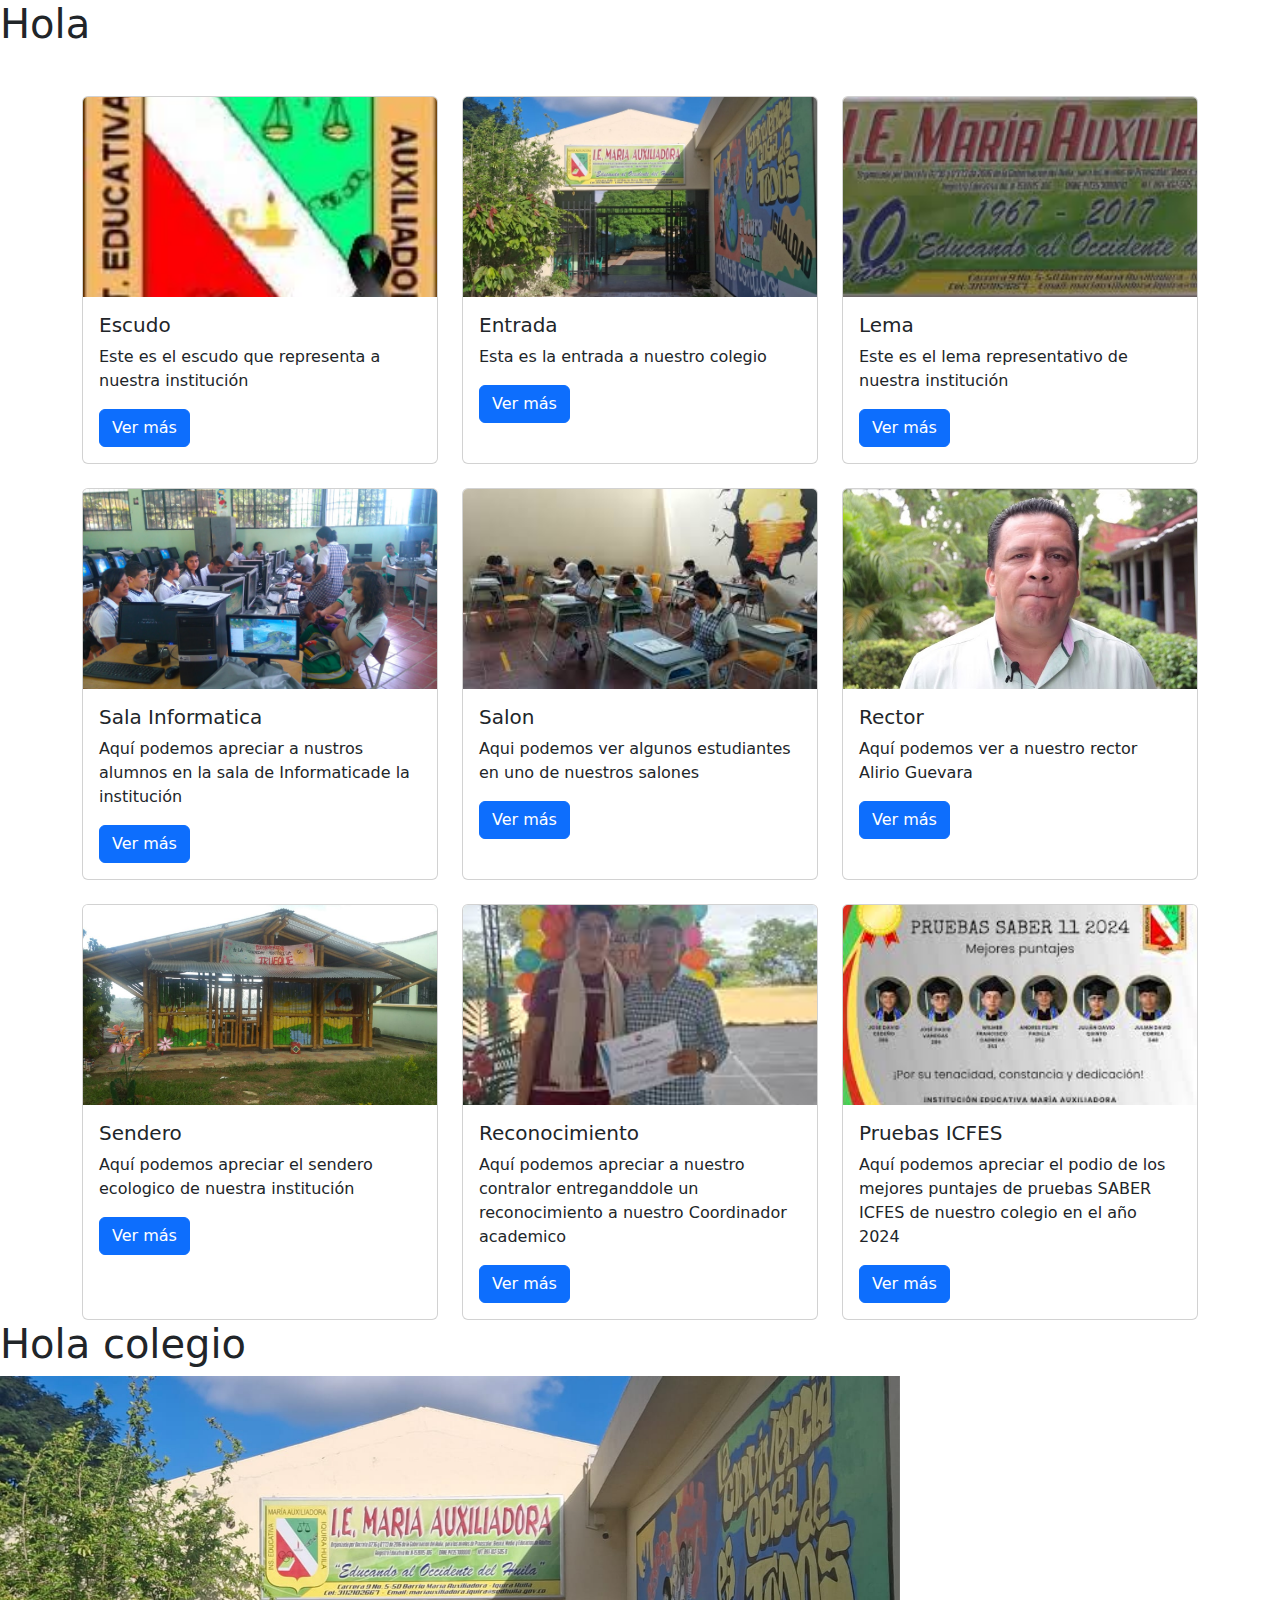
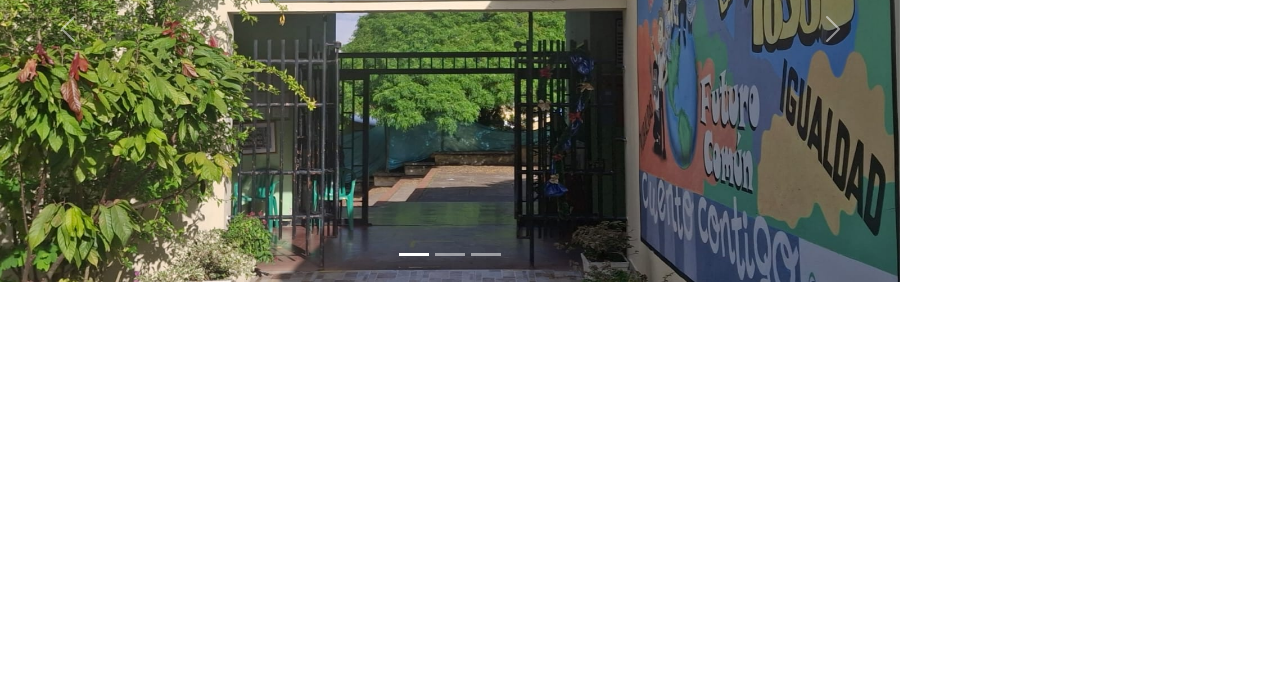
<file: index.html>
<!DOCTYPE html>
<html lang="en">
<head>
    <meta charset="UTF-8">
    <meta name="viewport" content="width=device-width, initial-scale=1.0">
    <title>Document</title>
    <link rel="stylesheet" href="./assets/css/bootstrap.css">
</head>
<body>
    <h1>Hola</h1>
    <link rel="stylesheet" href="./assets/js/bootstrap.js">
    <div class="container mt-5">
    <div class="row row-cols-1 row-cols-md-3 g-4">
      <!-- Card 1 -->
      <div class="col">
        <div class="card h-100">
          <img src="./assets/imagenes/escudo.jpg" class="card-img-top" alt="..."  style="height: 200px; object-fit: cover;">
          <div class="card-body">
            <h5 class="card-title">Escudo</h5>
            <p class="card-text">Este es el escudo que representa a nuestra institución</p>
            <a href="#" class="btn btn-primary">Ver más</a>
          </div>
        </div>
      </div>

      <!-- Card 2 -->
      <div class="col">
        <div class="card h-100">
          <img src="./assets/imagenes/entrada.jpeg" class="card-img-top" alt="..." style="height: 200px; object-fit: cover;">
          <div class="card-body">
            <h5 class="card-title">Entrada</h5>
            <p class="card-text">Esta es la entrada a nuestro colegio</p>
            <a href="#" class="btn btn-primary">Ver más</a>
          </div>
        </div>
      </div>

      <!-- Card 3 -->
      <div class="col">
        <div class="card h-100">
          <img src="./assets/imagenes/lema.jpg" class="card-img-top" alt="..." style="height: 200px; object-fit: cover;">
          <div class="card-body">
            <h5 class="card-title">Lema</h5>
            <p class="card-text">Este es el lema representativo de nuestra institución</p>
            <a href="#" class="btn btn-primary">Ver más</a>
          </div>
        </div>
      </div>

      <!-- Card 4 -->
      <div class="col">
        <div class="card h-100">
          <img src="./assets/imagenes/salai.JPG" class="card-img-top" alt="..." style="height: 200px; object-fit: cover;">
          <div class="card-body">
            <h5 class="card-title">Sala Informatica</h5>
            <p class="card-text">Aquí podemos apreciar a nustros alumnos en la sala de Informaticade la institución</p>
            <a href="#" class="btn btn-primary">Ver más</a>
          </div>
        </div>
      </div>

      <!-- Card 5 -->
      <div class="col">
        <div class="card h-100">
          <img src="./assets/imagenes/salon.jpg" class="card-img-top" alt="..." style="height: 200px; object-fit: cover;">
          <div class="card-body">
            <h5 class="card-title">Salon</h5>
            <p class="card-text">Aqui podemos ver algunos estudiantes en uno de nuestros salones</p>
            <a href="#" class="btn btn-primary">Ver más</a>
          </div>
        </div>
      </div>

      <!-- Card 6 -->
      <div class="col">
        <div class="card h-100">
          <img src="./assets/imagenes/rector.jpg" class="card-img-top" alt="..." style="height: 200px; object-fit: cover;">
          <div class="card-body">
            <h5 class="card-title">Rector</h5>
            <p class="card-text">Aquí podemos ver a nuestro rector Alirio Guevara</p>
            <a href="#" class="btn btn-primary">Ver más</a>
          </div>
        </div>
      </div>

      <!-- Card 7 -->
      <div class="col">
        <div class="card h-100">
          <img src="./assets/imagenes/sendero.jpeg" class="card-img-top" alt="..." style="height: 200px; object-fit: cover;">
          <div class="card-body">
            <h5 class="card-title">Sendero</h5>
            <p class="card-text">Aquí podemos apreciar el sendero ecologico de nuestra institución</p>
            <a href="#" class="btn btn-primary">Ver más</a>
          </div>
        </div>
      </div>

      <!-- Card 8 -->
      <div class="col">
        <div class="card h-100">
          <img src="./assets/imagenes/cordinador.jpg" class="card-img-top" alt="..." style="height: 200px; object-fit: cover;">
          <div class="card-body">
            <h5 class="card-title">Reconocimiento</h5>
            <p class="card-text">Aquí podemos apreciar a nuestro contralor entreganddole un reconocimiento a nuestro Coordinador academico</p>
            <a href="#" class="btn btn-primary">Ver más</a>
          </div>
        </div>
      </div>

      <!-- Card 9 -->
      <div class="col">
        <div class="card h-100">
          <img src="./assets/imagenes/icfes.jpg" class="card-img-top" alt="..." style="height: 200px; object-fit: cover;">
          <div class="card-body">
            <h5 class="card-title">Pruebas ICFES</h5>
            <p class="card-text">Aquí podemos apreciar el podio de los mejores puntajes de pruebas SABER ICFES de nuestro colegio en el año 2024</p>
            <a href="#" class="btn btn-primary">Ver más</a>
          </div>
        </div>
      </div>
    </div>
  </div>
</body>
</html>
  <head>
    <meta charset="UTF-8" />
    <meta name="viewport" content="width=device-width, initial-scale=1.0" />
    <title>pagina colegio</title>
    <link rel="stylesheet" href="assets/css/bootstrap.css" />
    <link rel="stylesheet" href="assets/css/index.css" />
  </head>
  <body>
    <h1>Hola colegio</h1>

    <div class="contenedorsito">
      <div id="carouselExampleIndicators" class="carousel slide">
        <div class="carousel-indicators">
          <button
            type="button"
            data-bs-target="#carouselExampleIndicators"
            data-bs-slide-to="0"
            class="active"
            aria-current="true"
            aria-label="Slide 1"
          ></button>
          <button
            type="button"
            data-bs-target="#carouselExampleIndicators"
            data-bs-slide-to="1"
            aria-label="Slide 2"
          ></button>
          <button
            type="button"
            data-bs-target="#carouselExampleIndicators"
            data-bs-slide-to="2"
            aria-label="Slide 3"
          ></button>
        </div>
        <div class="carousel-inner">
          <div class="carousel-item active">
            <img src="assets/img/img01.jpeg" class="d-block w-100" alt="..." />
          </div>
          <div class="carousel-item">
            <img src="assets/img/img01.jpeg" class="d-block w-100" alt="..." />
          </div>
          <div class="carousel-item">
            <img src="assets/img/img01.jpeg" class="d-block w-100" alt="..." />
          </div>
        </div>
        <button
          class="carousel-control-prev"
          type="button"
          data-bs-target="#carouselExampleIndicators"
          data-bs-slide="prev"
        >
          <span class="carousel-control-prev-icon" aria-hidden="true"></span>
          <span class="visually-hidden">Previous</span>
        </button>
        <button
          class="carousel-control-next"
          type="button"
          data-bs-target="#carouselExampleIndicators"
          data-bs-slide="next"
        >
          <span class="carousel-control-next-icon" aria-hidden="true"></span>
          <span class="visually-hidden">Next</span>
        </button>
      </div>
    </div>

    <script src="assets/js/bootstrap.js"></script>
  </body>
</html>
</file>
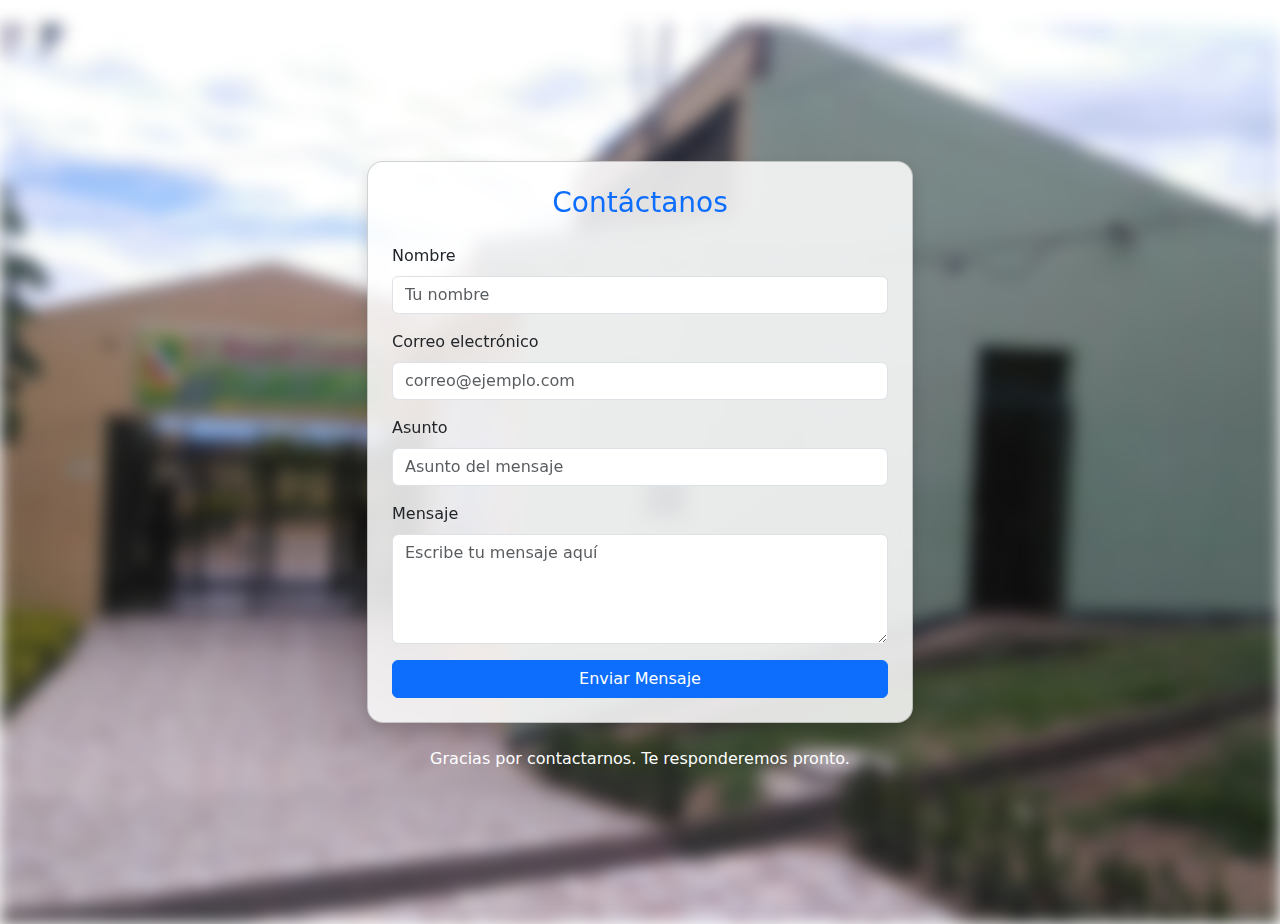
<file: contactanos.html>
<!DOCTYPE html>
<html lang="es">
<head>
  <meta charset="UTF-8">
  <meta name="viewport" content="width=device-width, initial-scale=1">
  <title>Contacto con Fondo Difuminado</title>
  <link href="https://cdn.jsdelivr.net/npm/bootstrap@5.3.3/dist/css/bootstrap.min.css" rel="stylesheet">

  
</head>
<style>
    body, html {
      height: 100%;
      margin: 0;
    }

    .background-image {
      background-image: url('./WhatsApp\ Image\ 2017-10-17\ at\ 10.51.24\ AM.jpeg');
      background-size: cover;
      background-position: center;
      filter: blur(8px);
      position: absolute;
      width: 100%;
      height: 100%;
      z-index: -1;
    }

    .overlay {
      position: relative;
      z-index: 1;
    }

    .card {
      background-color: rgba(255, 255, 255, 0.85); /* Blanco translúcido */
      backdrop-filter: blur(4px);
      border-radius: 1rem;
    }
  </style>
<body>

  <div class="background-image"></div> <!-- Imagen difuminada de fondo -->

  <div class="overlay d-flex align-items-center justify-content-center min-vh-100 mt-4">
    <div class="container">
      <div class="row justify-content-center">
        <div class="col-md-8 col-lg-6">
          <div class="card shadow p-4">
            <h3 class="text-center text-primary mb-4">Contáctanos</h3>
            <form>
              <div class="mb-3">
                <label for="nombre" class="form-label">Nombre</label>
                <input type="text" class="form-control" id="nombre" placeholder="Tu nombre" required>
              </div>
              <div class="mb-3">
                <label for="correo" class="form-label">Correo electrónico</label>
                <input type="email" class="form-control" id="correo" placeholder="correo@ejemplo.com" required>
              </div>
              <div class="mb-3">
                <label for="asunto" class="form-label">Asunto</label>
                <input type="text" class="form-control" id="asunto" placeholder="Asunto del mensaje">
              </div>
              <div class="mb-3">
                <label for="mensaje" class="form-label">Mensaje</label>
                <textarea class="form-control" id="mensaje" rows="4" placeholder="Escribe tu mensaje aquí" required></textarea>
              </div>
              <div class="d-grid">
                <button type="submit" class="btn btn-primary">Enviar Mensaje</button>
              </div>
            </form>
          </div>
          <p class="text-center text-white mt-4">Gracias por contactarnos. Te responderemos pronto.</p>
        </div>
      </div>
    </div>
  </div>

  <script src="https://cdn.jsdelivr.net/npm/bootstrap@5.3.3/dist/js/bootstrap.bundle.min.js"></script>
</body>
</html>
</file>
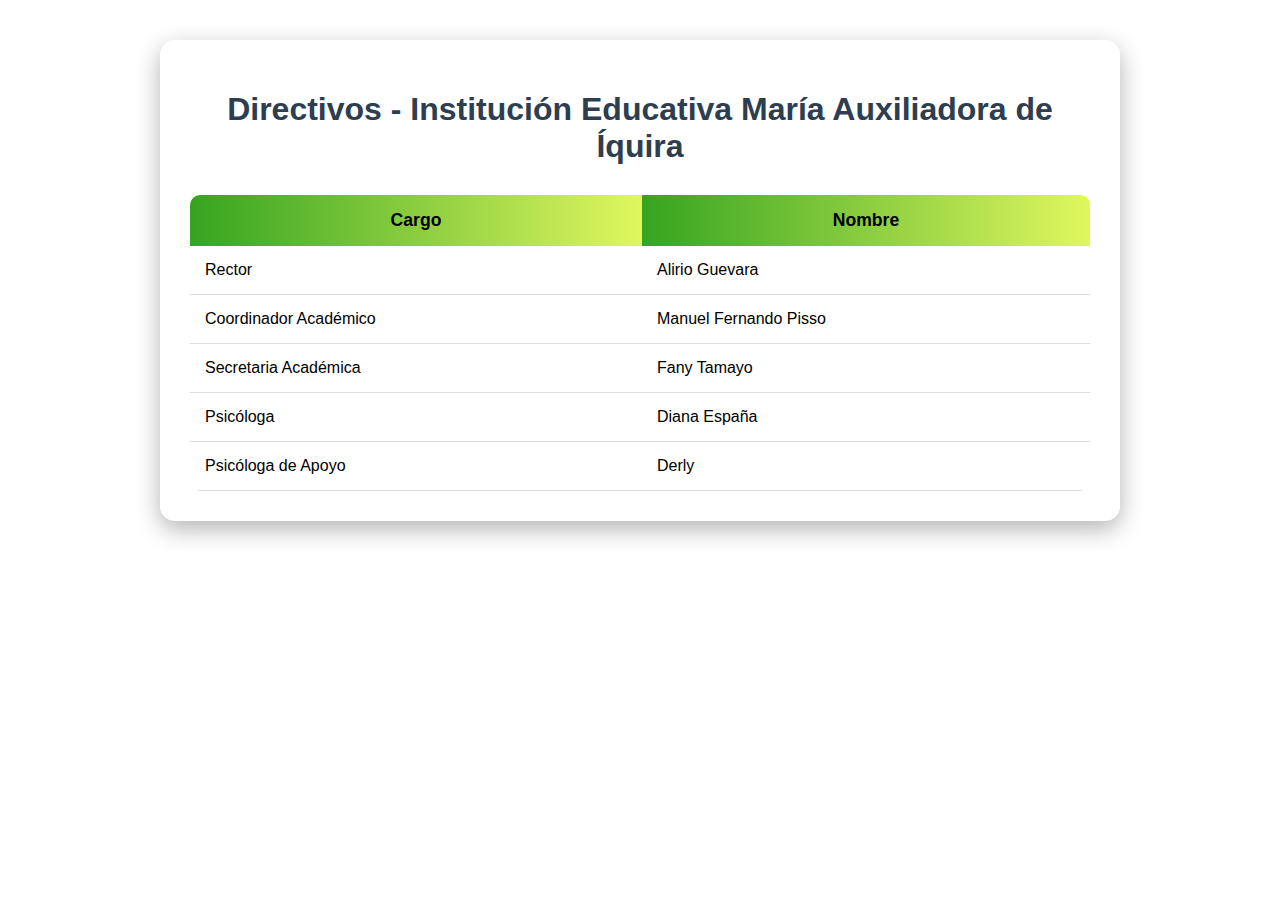
<file: directivos.html>
<!DOCTYPE html>
<html lang="es">
<head>
  <meta charset="UTF-8">
  <title>Directivos - I.E. María Auxiliadora de Íquira</title>
  <style>
    body {
      font-family: 'Segoe UI', Tahoma, Geneva, Verdana, sans-serif;
      background-image: url('https://www.google.com/imgres?imgurl=https%3A%2F%2Fdiariodelhuila.com%2Fwp-content%2Fuploads%2F2024%2F11%2FFoto-1.-.jpeg&tbnid=J8-F4riHO0Eg6M&vet=10CAIQxiAoAGoXChMIsPapsNvEjQMVAAAAAB0AAAAAEBA..i&imgrefurl=https%3A%2F%2Fdiariodelhuila.com%2Fen-iquira-esta-el-mejor-colegio-en-las-pruebas-saber%2F&docid=XuwpHn7oXrpWoM&w=1600&h=900&itg=1&q=imagen%20de%20la%20institucion%20educativa%20maria%20auxiliadora%20de%20iquira%20huila&ved=0CAIQxiAoAGoXChMIsPapsNvEjQMVAAAAAB0AAAAAEBA'); /* Imagen de fondo (puedes cambiarla) */
      background-size: cover;
      background-attachment: fixed;
      background-position: center;
      padding: 40px;
      margin: 0;
      color: #000000;
    }

    .contenedor {
      background-color: rgba(255, 255, 255, 0.9);
      padding: 30px;
      border-radius: 15px;
      max-width: 900px;
      margin: auto;
      box-shadow: 0 8px 25px rgba(0, 0, 0, 0.3);
    }

    h1 {
      text-align: center;
      margin-bottom: 30px;
      font-size: 2em;
      color: #2c3e50;
    }

    table {
      width: 100%;
      border-collapse: collapse;
      background-color: #ffffff;
      border-radius: 10px;
      overflow: hidden;
    }

    th {
      background: linear-gradient(to right, #36a420, #e0f75f);
      color: #000;
      padding: 15px;
      font-size: 1.1em;
    }

    td {
      padding: 15px;
      border-bottom: 1px solid #ddd;
    }

    tr:hover {
      background-color: #f1f8e9;
      transition: background 0.3s;
    }

    @media screen and (max-width: 600px) {
      .contenedor {
        padding: 15px;
      }

      table, th, td {
        font-size: 0.9em;
      }
    }
  </style>
</head>
<body>

  <div class="contenedor">
    <h1>Directivos - Institución Educativa María Auxiliadora de Íquira</h1>

    <table>
      <thead>
        <tr>
          <th>Cargo</th>
          <th>Nombre</th>
        </tr>
      </thead>
      <tbody>
        <tr>
          <td>Rector</td>
          <td>Alirio Guevara</td>
        </tr>
        <tr>
          <td>Coordinador Académico</td>
          <td>Manuel Fernando Pisso</td>
        </tr>
        <tr>
          <td>Secretaria Académica</td>
          <td>Fany Tamayo</td>
        </tr>
        <tr>
          <td>Psicóloga</td>
          <td>Diana España</td>
        </tr>
        <tr>
          <td>Psicóloga de Apoyo</td>
          <td>Derly</td>
        </tr>
      </tbody>
    </table>
  </div>

</body>
</html>
</file>
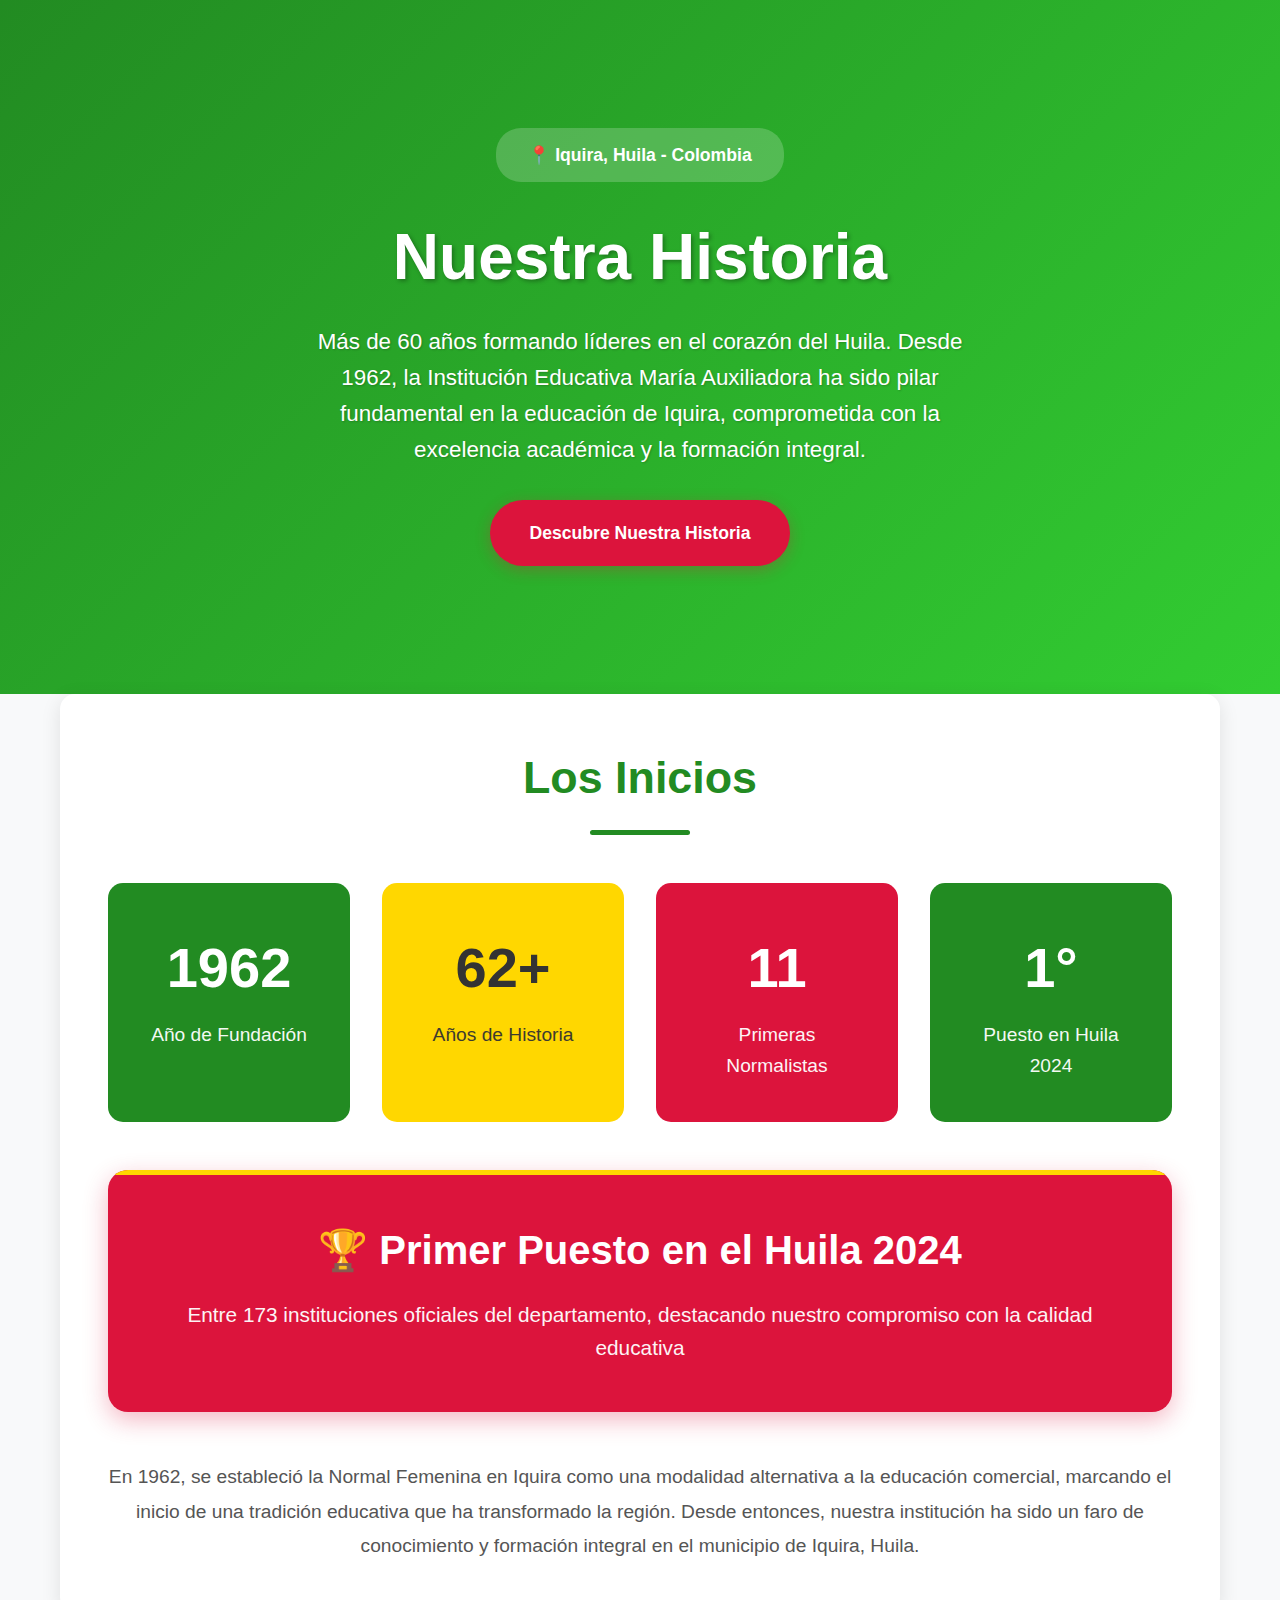
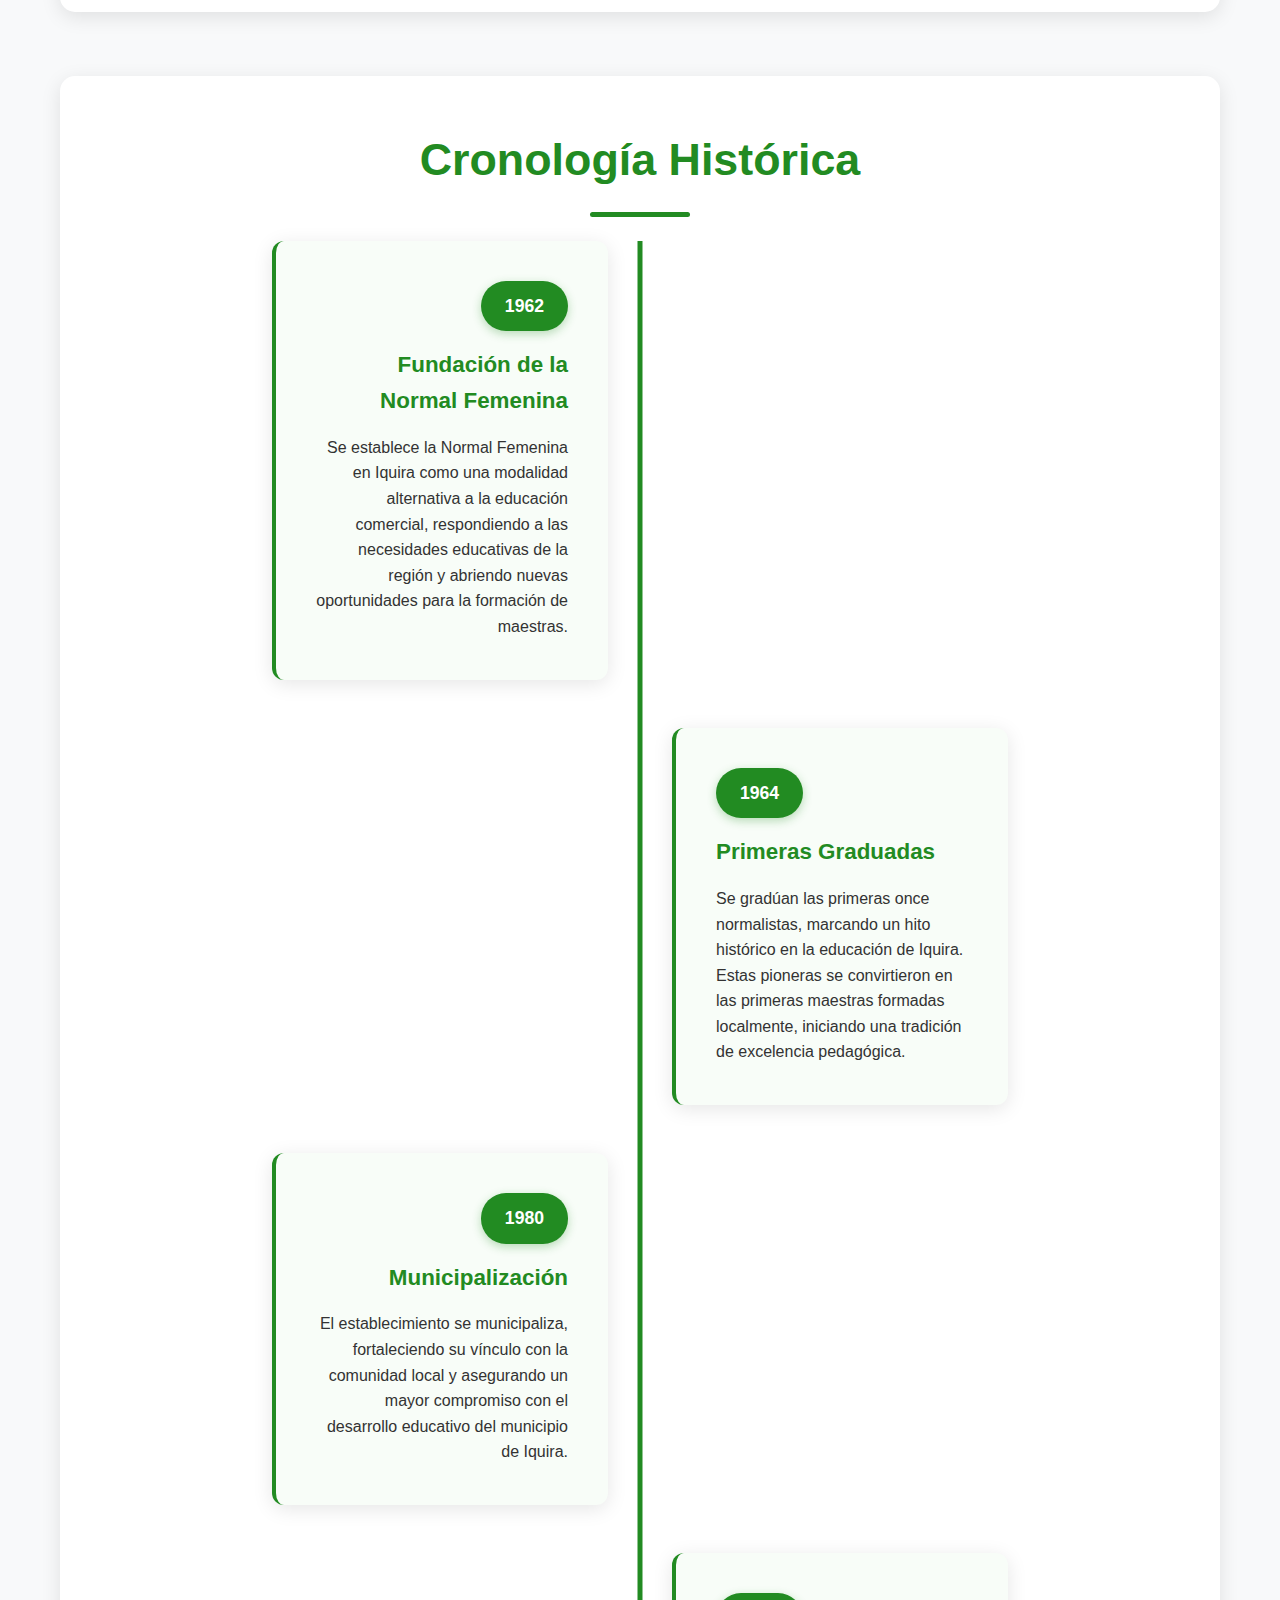
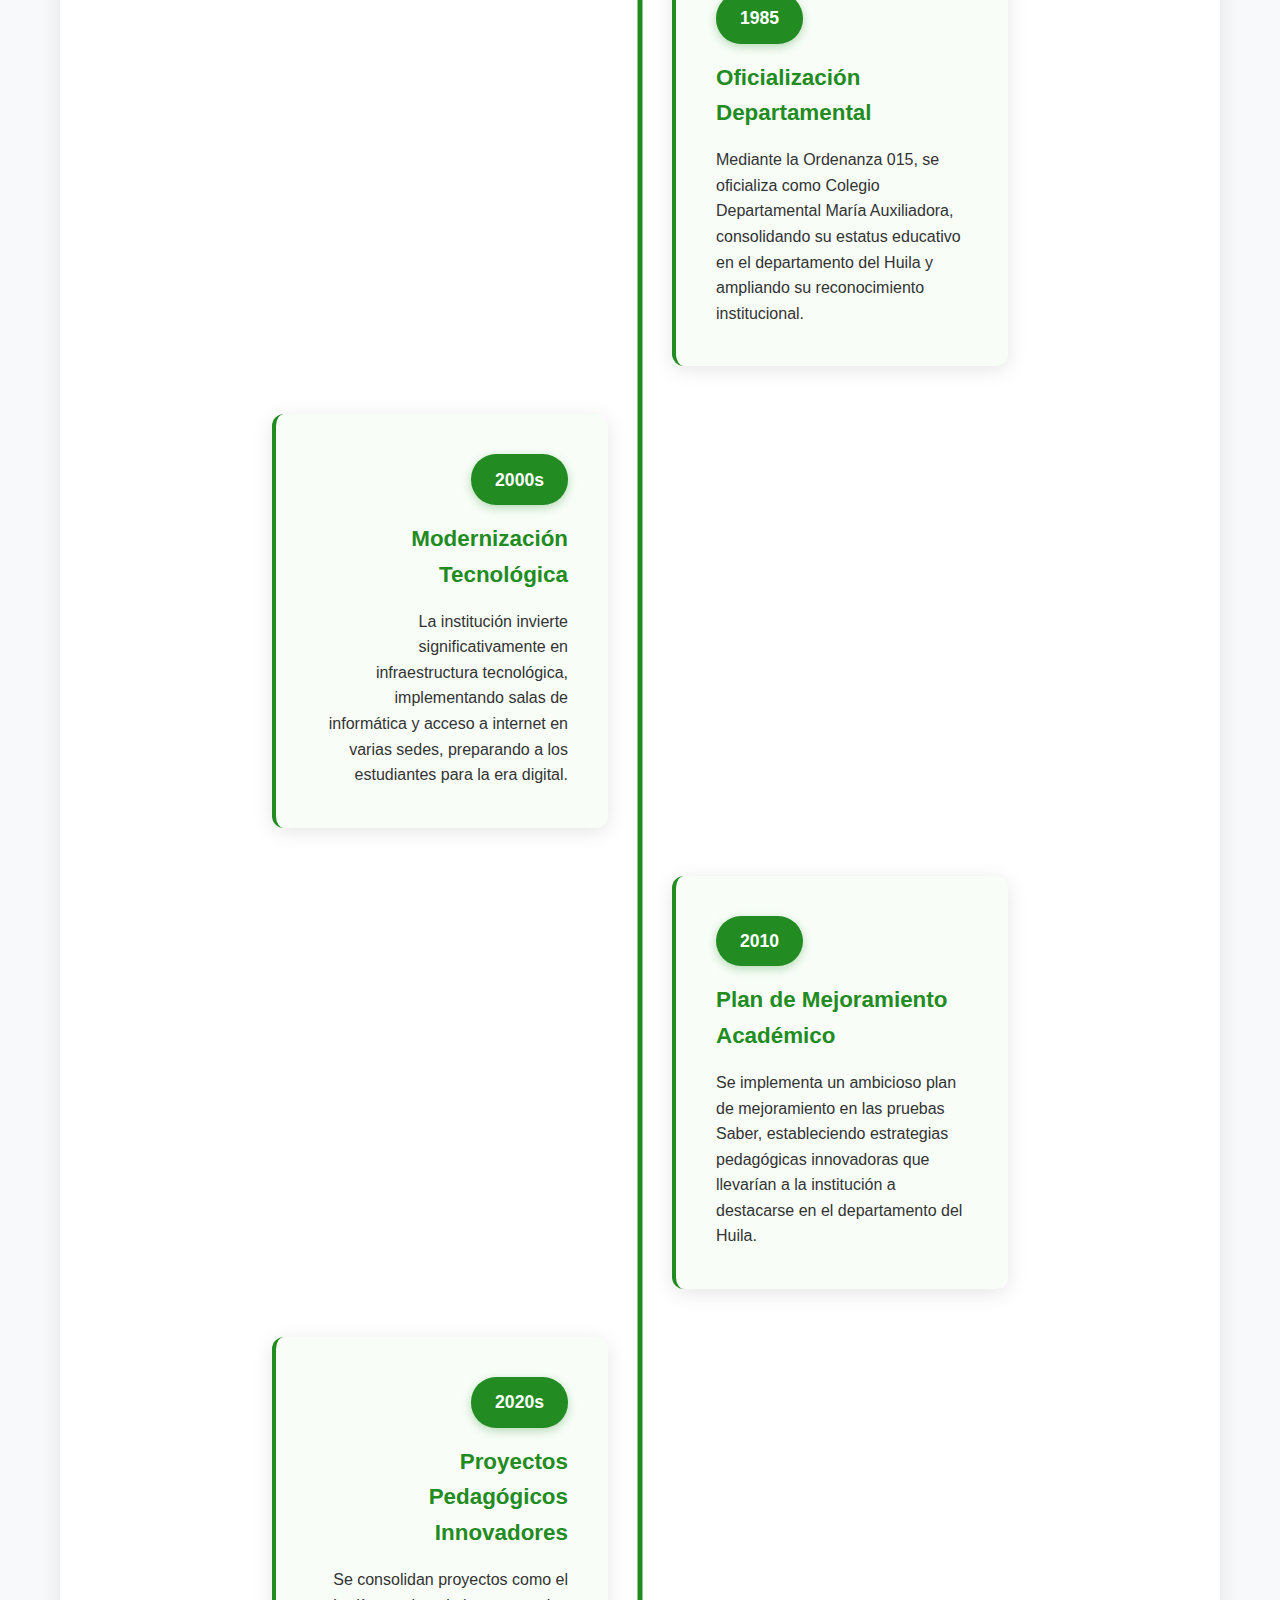
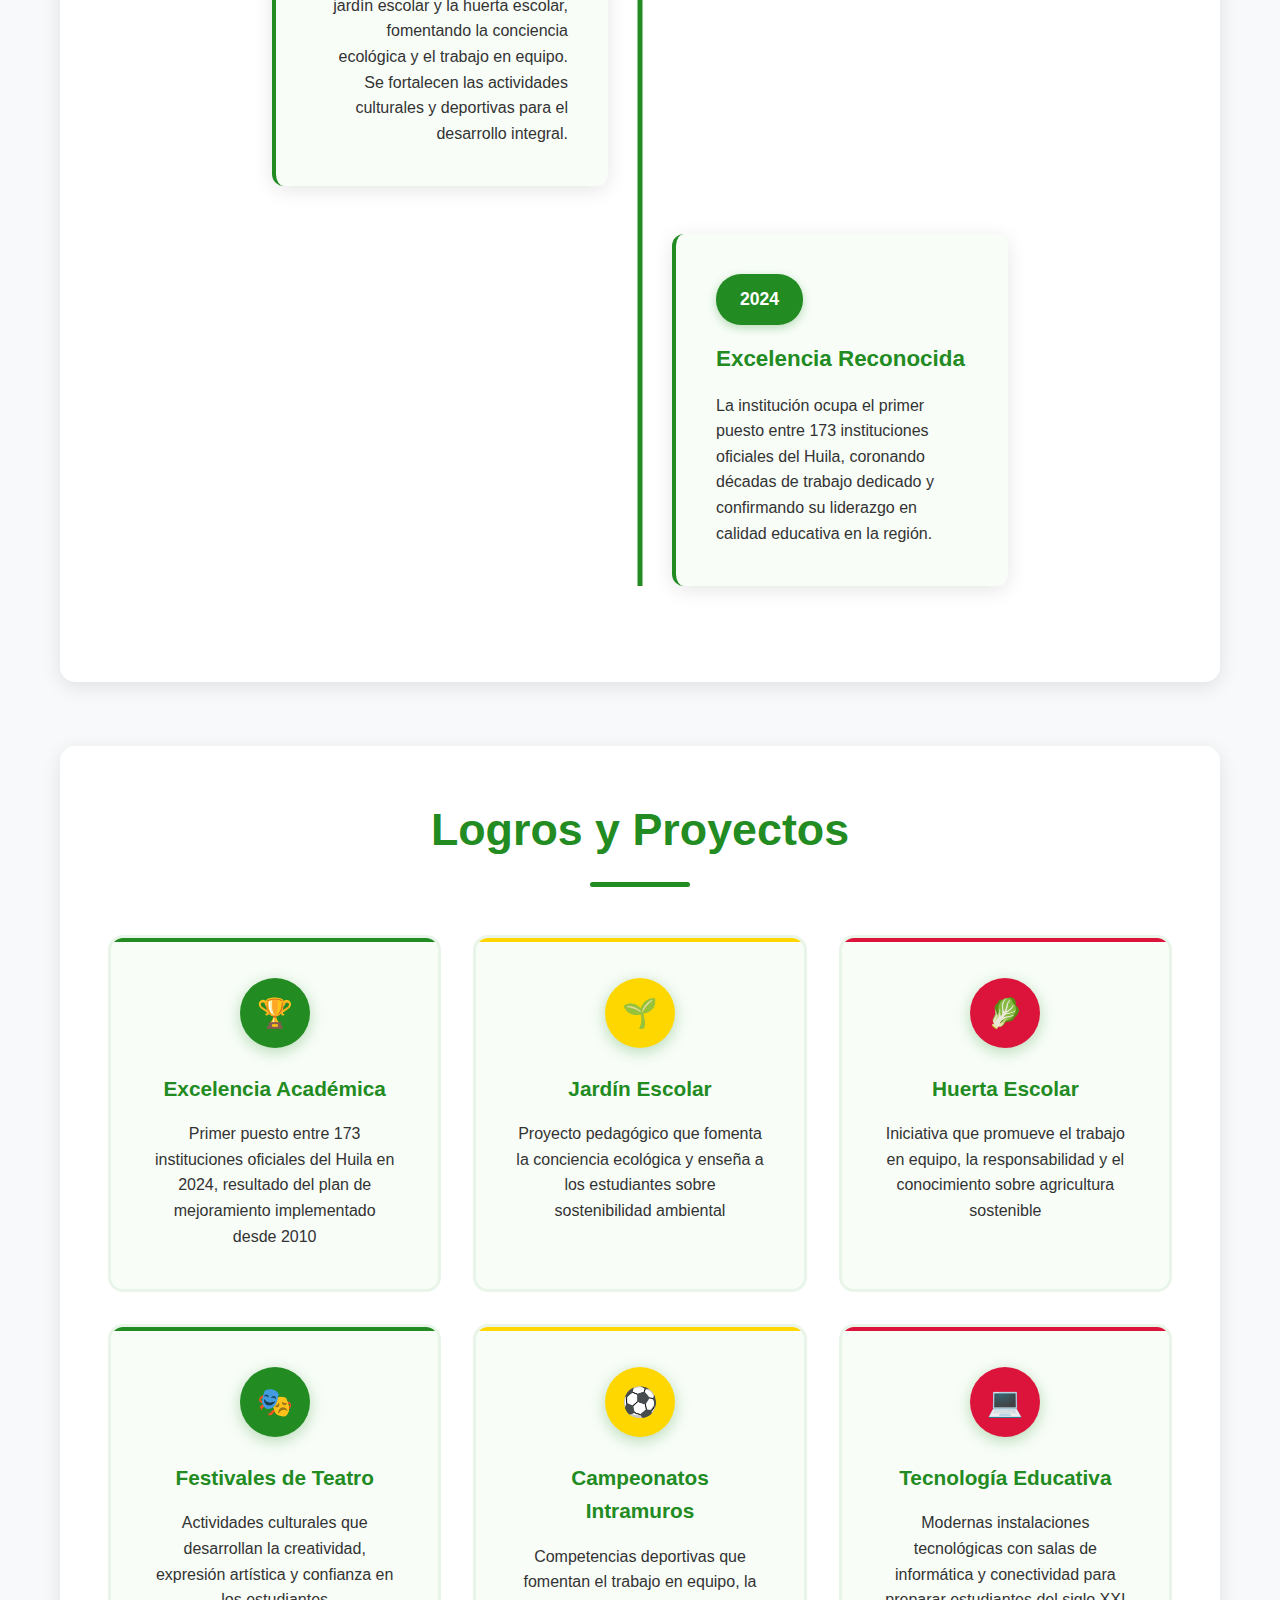
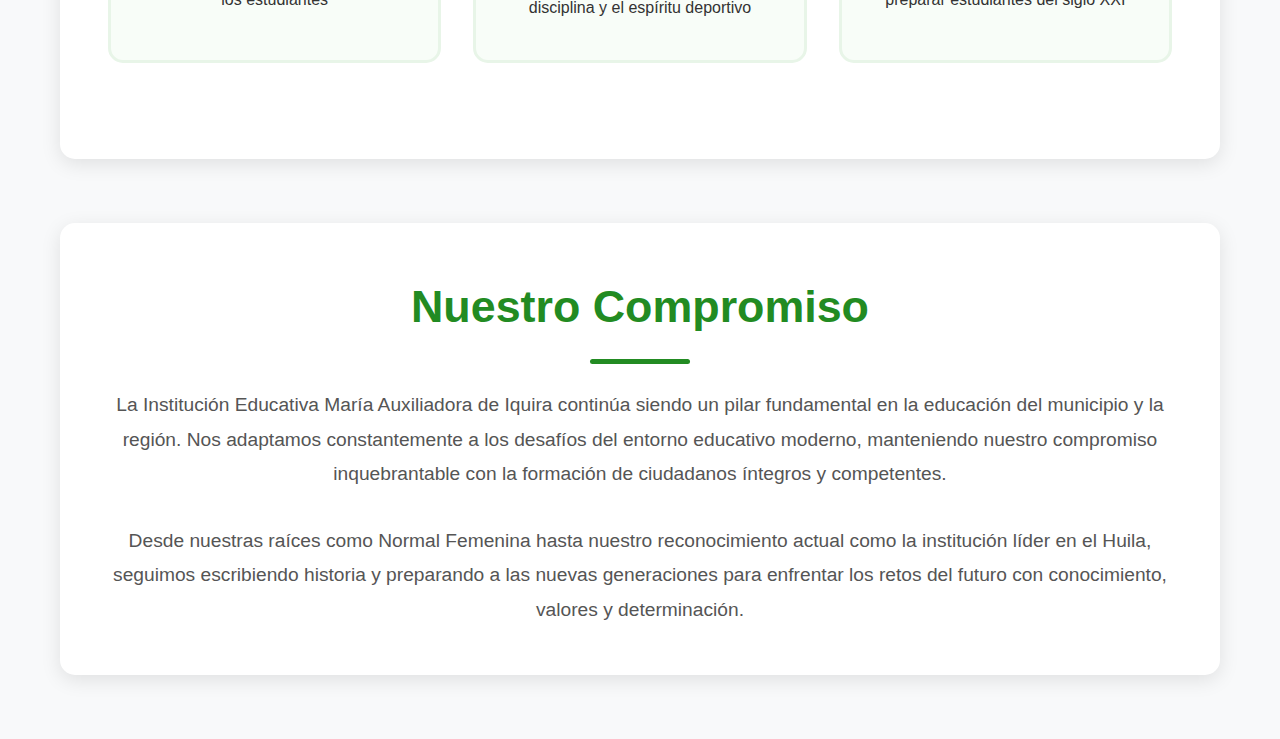
<file: historia.html>
<!DOCTYPE html>
<html lang="es">
<head>
    <meta charset="UTF-8">
    <meta name="viewport" content="width=device-width, initial-scale=1.0">
    <title>Historia</title>
    <style>
        * {
            margin: 0;
            padding: 0;
            box-sizing: border-box;
        }

        body {
            font-family: 'Segoe UI', Tahoma, Geneva, Verdana, sans-serif;
            line-height: 1.6;
            color: #333;
            background-color: #f8f9fa;
        }

        .container {
            max-width: 1200px;
            margin: 0 auto;
            padding: 0 20px;
        }

        /* Hero Section */
        .hero {
            background: linear-gradient(135deg, #228b22, #32cd32);
            color: white;
            text-align: center;
            padding: 8rem 0;
            min-height: 70vh;
            display: flex;
            align-items: center;
        }

        .hero-content h1 {
            font-size: 4rem;
            margin-bottom: 1rem;
            text-shadow: 2px 2px 4px rgba(0,0,0,0.3);
        }

        .hero-content p {
            font-size: 1.4rem;
            margin-bottom: 2rem;
            max-width: 700px;
            margin-left: auto;
            margin-right: auto;
            text-shadow: 1px 1px 2px rgba(0,0,0,0.2);
        }

        .location-badge {
            background-color: rgba(255,255,255,0.2);
            padding: 0.8rem 2rem;
            border-radius: 25px;
            display: inline-block;
            margin-bottom: 1.5rem;
            font-weight: bold;
            font-size: 1.1rem;
        }

        .cta-button {
            display: inline-block;
            background-color: #dc143c;
            color: white;
            padding: 1.2rem 2.5rem;
            text-decoration: none;
            border-radius: 50px;
            font-weight: bold;
            font-size: 1.1rem;
            transition: all 0.3s ease;
            box-shadow: 0 4px 15px rgba(220, 20, 60, 0.3);
        }

        .cta-button:hover {
            background-color: #b91c1c;
            transform: translateY(-2px);
            box-shadow: 0 6px 20px rgba(220, 20, 60, 0.4);
        }

        /* Main Content */
        main {
            padding: 4rem 0;
        }

        .section {
            margin-bottom: 4rem;
            background: white;
            border-radius: 15px;
            padding: 3rem;
            box-shadow: 0 5px 20px rgba(0,0,0,0.1);
            transition: transform 0.3s ease;
        }

        .section:hover {
            transform: translateY(-5px);
        }

        .section h2 {
            color: #228b22;
            font-size: 2.8rem;
            margin-bottom: 1.5rem;
            text-align: center;
            position: relative;
        }

        .section h2::after {
            content: '';
            display: block;
            width: 100px;
            height: 5px;
            background: #228b22;
            margin: 1rem auto;
            border-radius: 3px;
        }

        /* Timeline */
        .timeline {
            position: relative;
            max-width: 800px;
            margin: 0 auto;
        }

        .timeline::before {
            content: '';
            position: absolute;
            left: 50%;
            top: 0;
            bottom: 0;
            width: 5px;
            background: #228b22;
            transform: translateX(-50%);
        }

        .timeline-item {
            position: relative;
            margin-bottom: 3rem;
            width: 50%;
            padding: 0 2rem;
        }

        .timeline-item:nth-child(odd) {
            left: 0;
            text-align: right;
        }

        .timeline-item:nth-child(even) {
            left: 50%;
            text-align: left;
        }

        .timeline-content {
            background: #f8fdf8;
            padding: 2.5rem;
            border-radius: 12px;
            box-shadow: 0 4px 20px rgba(0,0,0,0.1);
            position: relative;
            border-left: 4px solid #228b22;
        }

        .timeline-item:nth-child(odd) .timeline-content::after {
            content: '';
            position: absolute;
            right: -15px;
            top: 50%;
            transform: translateY(-50%);
            border: 15px solid transparent;
            border-left-color: #f8fdf8;
        }

        .timeline-item:nth-child(even) .timeline-content::after {
            content: '';
            position: absolute;
            left: -15px;
            top: 50%;
            transform: translateY(-50%);
            border: 15px solid transparent;
            border-right-color: #f8fdf8;
        }

        .timeline-year {
            background: #228b22;
            color: white;
            padding: 0.7rem 1.5rem;
            border-radius: 25px;
            font-weight: bold;
            font-size: 1.1rem;
            display: inline-block;
            margin-bottom: 1rem;
            box-shadow: 0 3px 10px rgba(34, 139, 34, 0.3);
        }

        .timeline-content h3 {
            color: #228b22;
            margin-bottom: 1rem;
            font-size: 1.4rem;
        }

        /* Stats Section */
        .stats {
            display: grid;
            grid-template-columns: repeat(auto-fit, minmax(220px, 1fr));
            gap: 2rem;
            margin: 3rem 0;
        }

        .stat-item {
            text-align: center;
            padding: 2.5rem;
            border-radius: 15px;
            transition: transform 0.3s ease;
            color: white;
            position: relative;
            overflow: hidden;
        }

        .stat-item:nth-child(1) {
            background: #228b22;
        }

        .stat-item:nth-child(2) {
            background: #ffd700;
            color: #333;
        }

        .stat-item:nth-child(3) {
            background: #dc143c;
        }

        .stat-item:nth-child(4) {
            background: #228b22;
        }

        .stat-item:hover {
            transform: scale(1.05);
        }

        .stat-number {
            font-size: 3.5rem;
            font-weight: bold;
            display: block;
            margin-bottom: 0.5rem;
        }

        .stat-label {
            font-size: 1.2rem;
            opacity: 0.95;
            font-weight: 500;
        }

        /* Achievement Banner */
        .achievement-banner {
            background: #dc143c;
            color: white;
            padding: 3rem;
            border-radius: 20px;
            text-align: center;
            margin: 3rem 0;
            box-shadow: 0 8px 25px rgba(220, 20, 60, 0.3);
            position: relative;
            overflow: hidden;
        }

        .achievement-banner::before {
            content: '';
            position: absolute;
            top: 0;
            left: 0;
            right: 0;
            height: 5px;
            background: #ffd700;
        }

        .achievement-banner h3 {
            font-size: 2.5rem;
            margin-bottom: 1rem;
        }

        .achievement-banner p {
            font-size: 1.3rem;
            opacity: 0.95;
        }

        /* Gallery */
        .gallery {
            display: grid;
            grid-template-columns: repeat(auto-fit, minmax(280px, 1fr));
            gap: 2rem;
            margin: 3rem 0;
        }

        .gallery-item {
            background: #f8fdf8;
            border-radius: 15px;
            padding: 2.5rem;
            text-align: center;
            transition: all 0.3s ease;
            border: 3px solid #e8f5e8;
            position: relative;
            overflow: hidden;
        }

        .gallery-item::before {
            content: '';
            position: absolute;
            top: 0;
            left: 0;
            right: 0;
            height: 4px;
            background: #228b22;
        }

        .gallery-item:hover {
            transform: translateY(-8px);
            border-color: #228b22;
            box-shadow: 0 10px 30px rgba(34, 139, 34, 0.2);
        }

        .gallery-item:nth-child(2)::before,
        .gallery-item:nth-child(5)::before {
            background: #ffd700;
        }

        .gallery-item:nth-child(3)::before,
        .gallery-item:nth-child(6)::before {
            background: #dc143c;
        }

        .gallery-icon {
            width: 70px;
            height: 70px;
            background: #228b22;
            border-radius: 50%;
            margin: 0 auto 1.5rem;
            display: flex;
            align-items: center;
            justify-content: center;
            color: white;
            font-size: 1.8rem;
            box-shadow: 0 4px 15px rgba(34, 139, 34, 0.3);
        }

        .gallery-item:nth-child(2) .gallery-icon,
        .gallery-item:nth-child(5) .gallery-icon {
            background: #ffd700;
            color: #333;
        }

        .gallery-item:nth-child(3) .gallery-icon,
        .gallery-item:nth-child(6) .gallery-icon {
            background: #dc143c;
        }

        .gallery-item h3 {
            color: #228b22;
            margin-bottom: 1rem;
            font-size: 1.3rem;
        }

        /* Responsive Design */
        @media (max-width: 768px) {
            .hero {
                padding: 6rem 0;
            }

            .hero-content h1 {
                font-size: 2.8rem;
            }

            .hero-content p {
                font-size: 1.2rem;
            }

            .section {
                padding: 2rem 1.5rem;
            }

            .section h2 {
                font-size: 2.2rem;
            }

            .timeline::before {
                left: 20px;
            }

            .timeline-item {
                width: 100%;
                left: 0 !important;
                text-align: left;
                padding-left: 4rem;
            }

            .timeline-item .timeline-content::after {
                left: -15px !important;
                right: auto !important;
                border: 15px solid transparent;
                border-right-color: #f8fdf8 !important;
                border-left-color: transparent !important;
            }

            .stats {
                grid-template-columns: repeat(auto-fit, minmax(180px, 1fr));
            }

            .stat-number {
                font-size: 2.5rem;
            }

            .achievement-banner h3 {
                font-size: 2rem;
            }

            .achievement-banner p {
                font-size: 1.1rem;
            }
        }

        @media (max-width: 480px) {
            .container {
                padding: 0 15px;
            }

            .hero {
                padding: 4rem 0;
            }

            .hero-content h1 {
                font-size: 2.2rem;
            }

            .section h2 {
                font-size: 1.8rem;
            }

            .gallery {
                grid-template-columns: 1fr;
            }
        }

        /* Animations */
        @keyframes fadeInUp {
            from {
                opacity: 0;
                transform: translateY(30px);
            }
            to {
                opacity: 1;
                transform: translateY(0);
            }
        }

        .section {
            animation: fadeInUp 0.6s ease-out;
        }

        /* Smooth scrolling */
        html {
            scroll-behavior: smooth;
        }
    </style>
</head>
<body>
    <section class="hero">
        <div class="container">
            <div class="hero-content">
                <div class="location-badge">📍 Iquira, Huila - Colombia</div>
                <h1>Nuestra Historia</h1>
                <p>Más de 60 años formando líderes en el corazón del Huila. Desde 1962, la Institución Educativa María Auxiliadora ha sido pilar fundamental en la educación de Iquira, comprometida con la excelencia académica y la formación integral.</p>
                <a href="#fundacion" class="cta-button">Descubre Nuestra Historia</a>
            </div>
        </div>
    </section>

    <main class="container">
        <section id="fundacion" class="section">
            <h2>Los Inicios</h2>
            <div class="stats">
                <div class="stat-item">
                    <span class="stat-number">1962</span>
                    <span class="stat-label">Año de Fundación</span>
                </div>
                <div class="stat-item">
                    <span class="stat-number">62+</span>
                    <span class="stat-label">Años de Historia</span>
                </div>
                <div class="stat-item">
                    <span class="stat-number">11</span>
                    <span class="stat-label">Primeras Normalistas</span>
                </div>
                <div class="stat-item">
                    <span class="stat-number">1°</span>
                    <span class="stat-label">Puesto en Huila 2024</span>
                </div>
            </div>
            
            <div class="achievement-banner">
                <h3>🏆 Primer Puesto en el Huila 2024</h3>
                <p>Entre 173 instituciones oficiales del departamento, destacando nuestro compromiso con la calidad educativa</p>
            </div>

            <p style="font-size: 1.2rem; text-align: center; color: #555; margin-top: 2rem; line-height: 1.8;">
                En 1962, se estableció la Normal Femenina en Iquira como una modalidad alternativa a la educación comercial, 
                marcando el inicio de una tradición educativa que ha transformado la región. Desde entonces, nuestra institución 
                ha sido un faro de conocimiento y formación integral en el municipio de Iquira, Huila.
            </p>
        </section>

        <section id="timeline" class="section">
            <h2>Cronología Histórica</h2>
            <div class="timeline">
                <div class="timeline-item">
                    <div class="timeline-content">
                        <div class="timeline-year">1962</div>
                        <h3>Fundación de la Normal Femenina</h3>
                        <p>Se establece la Normal Femenina en Iquira como una modalidad alternativa a la educación comercial, respondiendo a las necesidades educativas de la región y abriendo nuevas oportunidades para la formación de maestras.</p>
                    </div>
                </div>

                <div class="timeline-item">
                    <div class="timeline-content">
                        <div class="timeline-year">1964</div>
                        <h3>Primeras Graduadas</h3>
                        <p>Se gradúan las primeras once normalistas, marcando un hito histórico en la educación de Iquira. Estas pioneras se convirtieron en las primeras maestras formadas localmente, iniciando una tradición de excelencia pedagógica.</p>
                    </div>
                </div>

                <div class="timeline-item">
                    <div class="timeline-content">
                        <div class="timeline-year">1980</div>
                        <h3>Municipalización</h3>
                        <p>El establecimiento se municipaliza, fortaleciendo su vínculo con la comunidad local y asegurando un mayor compromiso con el desarrollo educativo del municipio de Iquira.</p>
                    </div>
                </div>

                <div class="timeline-item">
                    <div class="timeline-content">
                        <div class="timeline-year">1985</div>
                        <h3>Oficialización Departamental</h3>
                        <p>Mediante la Ordenanza 015, se oficializa como Colegio Departamental María Auxiliadora, consolidando su estatus educativo en el departamento del Huila y ampliando su reconocimiento institucional.</p>
                    </div>
                </div>

                <div class="timeline-item">
                    <div class="timeline-content">
                        <div class="timeline-year">2000s</div>
                        <h3>Modernización Tecnológica</h3>
                        <p>La institución invierte significativamente en infraestructura tecnológica, implementando salas de informática y acceso a internet en varias sedes, preparando a los estudiantes para la era digital.</p>
                    </div>
                </div>

                <div class="timeline-item">
                    <div class="timeline-content">
                        <div class="timeline-year">2010</div>
                        <h3>Plan de Mejoramiento Académico</h3>
                        <p>Se implementa un ambicioso plan de mejoramiento en las pruebas Saber, estableciendo estrategias pedagógicas innovadoras que llevarían a la institución a destacarse en el departamento del Huila.</p>
                    </div>
                </div>

                <div class="timeline-item">
                    <div class="timeline-content">
                        <div class="timeline-year">2020s</div>
                        <h3>Proyectos Pedagógicos Innovadores</h3>
                        <p>Se consolidan proyectos como el jardín escolar y la huerta escolar, fomentando la conciencia ecológica y el trabajo en equipo. Se fortalecen las actividades culturales y deportivas para el desarrollo integral.</p>
                    </div>
                </div>

                <div class="timeline-item">
                    <div class="timeline-content">
                        <div class="timeline-year">2024</div>
                        <h3>Excelencia Reconocida</h3>
                        <p>La institución ocupa el primer puesto entre 173 instituciones oficiales del Huila, coronando décadas de trabajo dedicado y confirmando su liderazgo en calidad educativa en la región.</p>
                    </div>
                </div>
            </div>
        </section>

        <section id="logros" class="section">
            <h2>Logros y Proyectos</h2>
            <div class="gallery">
                <div class="gallery-item">
                    <div class="gallery-icon">🏆</div>
                    <h3>Excelencia Académica</h3>
                    <p>Primer puesto entre 173 instituciones oficiales del Huila en 2024, resultado del plan de mejoramiento implementado desde 2010</p>
                </div>
                <div class="gallery-item">
                    <div class="gallery-icon">🌱</div>
                    <h3>Jardín Escolar</h3>
                    <p>Proyecto pedagógico que fomenta la conciencia ecológica y enseña a los estudiantes sobre sostenibilidad ambiental</p>
                </div>
                <div class="gallery-item">
                    <div class="gallery-icon">🥬</div>
                    <h3>Huerta Escolar</h3>
                    <p>Iniciativa que promueve el trabajo en equipo, la responsabilidad y el conocimiento sobre agricultura sostenible</p>
                </div>
                <div class="gallery-item">
                    <div class="gallery-icon">🎭</div>
                    <h3>Festivales de Teatro</h3>
                    <p>Actividades culturales que desarrollan la creatividad, expresión artística y confianza en los estudiantes</p>
                </div>
                <div class="gallery-item">
                    <div class="gallery-icon">⚽</div>
                    <h3>Campeonatos Intramuros</h3>
                    <p>Competencias deportivas que fomentan el trabajo en equipo, la disciplina y el espíritu deportivo</p>
                </div>
                <div class="gallery-item">
                    <div class="gallery-icon">💻</div>
                    <h3>Tecnología Educativa</h3>
                    <p>Modernas instalaciones tecnológicas con salas de informática y conectividad para preparar estudiantes del siglo XXI</p>
                </div>
            </div>
        </section>

        <section class="section">
            <h2>Nuestro Compromiso</h2>
            <p style="font-size: 1.2rem; text-align: center; color: #555; line-height: 1.8; margin-bottom: 2rem;">
                La Institución Educativa María Auxiliadora de Iquira continúa siendo un pilar fundamental en la educación 
                del municipio y la región. Nos adaptamos constantemente a los desafíos del entorno educativo moderno, 
                manteniendo nuestro compromiso inquebrantable con la formación de ciudadanos íntegros y competentes.
            </p>
            <p style="font-size: 1.2rem; text-align: center; color: #555; line-height: 1.8;">
                Desde nuestras raíces como Normal Femenina hasta nuestro reconocimiento actual como la institución líder 
                en el Huila, seguimos escribiendo historia y preparando a las nuevas generaciones para enfrentar los 
                retos del futuro con conocimiento, valores y determinación.
            </p>
        </section>
    </main>
</body>
</html>
</file>
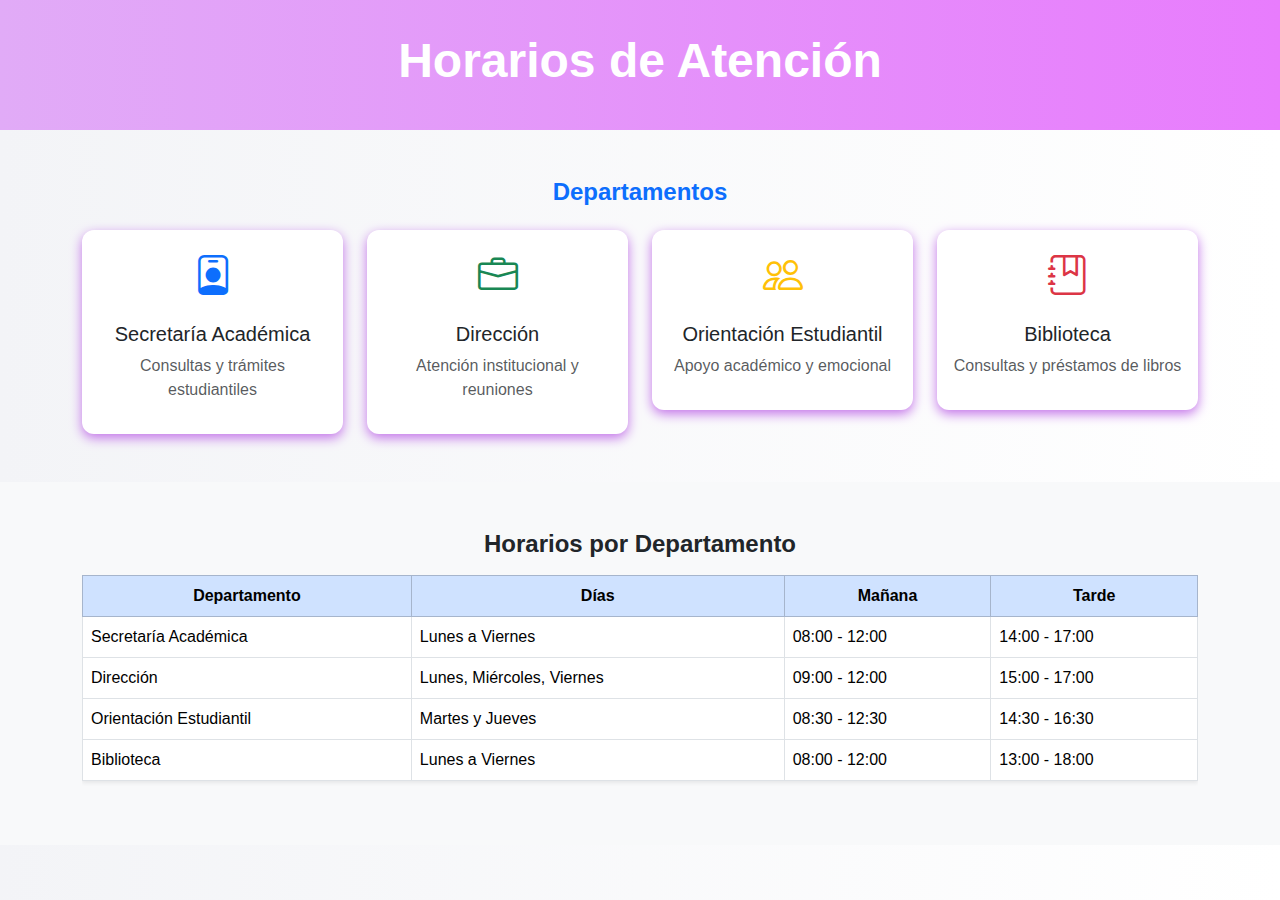
<file: HORARIOS.html>
<!DOCTYPE html>
<html lang="es">
<head>
  <meta charset="UTF-8" />
  <meta name="viewport" content="width=device-width, initial-scale=1" />
  <title>Horarios de Atención </title>
  <link href="https://cdn.jsdelivr.net/npm/bootstrap@5.3.3/dist/css/bootstrap.min.css" rel="stylesheet" />
  <link href="https://cdn.jsdelivr.net/npm/bootstrap-icons@1.10.5/font/bootstrap-icons.css" rel="stylesheet" />
  <style>
    body {
      background: linear-gradient(to right, #f3f4f7, #ffffff);
      font-family: 'Segoe UI', sans-serif;
    }
    header {
      background: linear-gradient(90deg, #e1abf7, #e87cfd);
      color: white;
      padding: 2rem 0;
    }
    .section-title {
      font-weight: bold;
      font-size: 1.5rem;
      margin-bottom: 1rem;
    }
    .info-card {
      border: none;
      border-radius: 12px;
      box-shadow: 0 4px 12px #c373e9;
      transition: transform 0.3s ease;
    }
    .info-card:hover {
      transform: translateY(-5px);
    }
    footer {
      background-color: #f8f9fa;
      padding: 1rem;
    }
    .h5{
         color: #080708  
    }
 

  </style>
</head>
<body>

  
  <!-- Header -->
  <header class="text-center">
    <div class="container">
      <h1 class="display-5 fw-bold">Horarios de Atención</h1>
    </div>
  </header>

  <!-- Sección de Departamentos -->
  <section class="py-5">
    <div class="container">
      <h5 class="section-title text-center text-primary mb-4">Departamentos</h5>
      <div class="row g-4">
        <div class="col-md-3">
          <div class="card info-card text-center p-3">
            <i class="bi bi-person-badge fs-1 text-primary"></i>
            <h5 class="mt-3">Secretaría Académica</h5>
            <p class="text-muted">Consultas y trámites estudiantiles</p>
          </div>
        </div>
        <div class="col-md-3">
          <div class="card info-card text-center p-3">
            <i class="bi bi-briefcase fs-1 text-success"></i>
            <h5 class="mt-3">Dirección</h5>
            <p class="text-muted">Atención institucional y reuniones</p>
          </div>
        </div>
        <div class="col-md-3">
          <div class="card info-card text-center p-3">
            <i class="bi bi-people fs-1 text-warning"></i>
            <h5 class="mt-3">Orientación Estudiantil</h5>
            <p class="text-muted">Apoyo académico y emocional</p>
          </div>
        </div>
        <div class="col-md-3">
          <div class="card info-card text-center p-3">
            <i class="bi bi-journal-bookmark fs-1 text-danger"></i>
            <h5 class="mt-3">Biblioteca</h5>
            <p class="text-muted">Consultas y préstamos de libros</p>
          </div>
        </div>
      </div>
    </div>
  </section>

  <!-- Tabla de horarios -->
  <section class="bg-light py-5">
    <div class="container">
      <h2 class="section-title text-center">Horarios por Departamento</h2>
      <div class="table-responsive">
        <table class="table table-hover table-bordered align-middle shadow-sm">
          <thead class="table-primary text-center">
            <tr>
              <th>Departamento</th>
              <th>Días</th>
              <th>Mañana</th>
              <th>Tarde</th>
            </tr>
          </thead>
          <tbody>
            <tr>
              <td>Secretaría Académica</td>
              <td>Lunes a Viernes</td>
              <td>08:00 - 12:00</td>
              <td>14:00 - 17:00</td>
            </tr>
            <tr>
              <td>Dirección</td>
              <td>Lunes, Miércoles, Viernes</td>
              <td>09:00 - 12:00</td>
              <td>15:00 - 17:00</td>
            </tr>
            <tr>
              <td>Orientación Estudiantil</td>
              <td>Martes y Jueves</td>
              <td>08:30 - 12:30</td>
              <td>14:30 - 16:30</td>
            </tr>
            <tr>
              <td>Biblioteca</td>
              <td>Lunes a Viernes</td>
              <td>08:00 - 12:00</td>
              <td>13:00 - 18:00</td>
            </tr>
          </tbody>
        </table>
      </div>
    </div>
  </section>

  <script src="https://cdn.jsdelivr.net/npm/bootstrap@5.3.3/dist/js/bootstrap.bundle.min.js"></script>
</body>
</html>
</file>
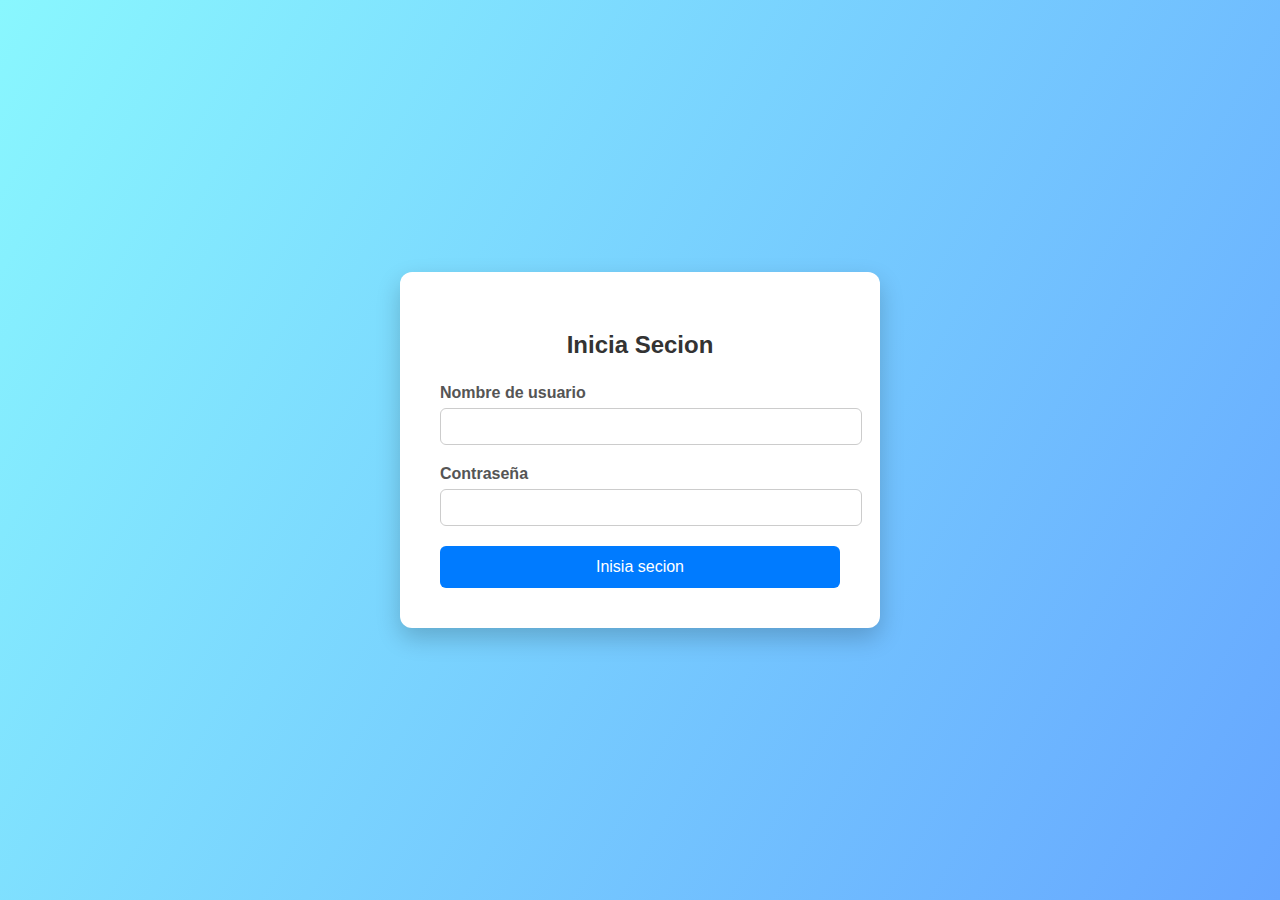
<file: Login.html>
<!DOCTYPE html>
<html lang="es">
<head>
  <meta charset="UTF-8">
  <title>Formulario de Registro</title>
  <style>
    body {
      margin: 0;
      padding: 0;
      font-family: "Segoe UI", sans-serif;
      background: linear-gradient(120deg, #89f7fe, #66a6ff);
      height: 100vh;
      display: flex;
      align-items: center;
      justify-content: center;
    }

    .registro-form {
      background-color: white;
      padding: 40px;
      border-radius: 12px;
      box-shadow: 0 10px 25px rgba(0,0,0,0.2);
      width: 100%;
      max-width: 400px;
    }

    .registro-form h2 {
      margin-bottom: 25px;
      text-align: center;
      color: #333;
    }

    .registro-form label {
      display: block;
      margin-bottom: 6px;
      font-weight: bold;
      color: #555;
    }

    .registro-form input {
      width: 100%;
      padding: 10px;
      margin-bottom: 20px;
      border: 1px solid #ccc;
      border-radius: 6px;
      transition: border-color 0.3s;
    }

    .registro-form input:focus {
      border-color: #007bff;
      outline: none;
    }

    .registro-form button {
      width: 100%;
      padding: 12px;
      background-color: #007bff;
      color: white;
      border: none;
      border-radius: 6px;
      font-size: 16px;
      cursor: pointer;
      transition: background-color 0.3s;
    }

    .registro-form button:hover {
      background-color: #0056b3;
    }

    .registro-form p {
      text-align: center;
      margin-top: 15px;
      font-size: 14px;
    }

    .registro-form p a {
      color: #007bff;
      text-decoration: none;
    }

    .registro-form p a:hover {
      text-decoration: underline;
    }
  </style>
</head>
<body>

  <form class="registro-form">
    <h2>Inicia Secion</h2>

    <label for="usuario">Nombre de usuario</label>
    <input type="text" id="usuario" name="usuario" required>

    <label for="password">Contraseña</label>
    <input type="password" id="password" name="password" required>

    <!-- Botón añadido -->
    <button type="submit">Inisia secion</button>

    
  </form>

</body>
</html>
</file>
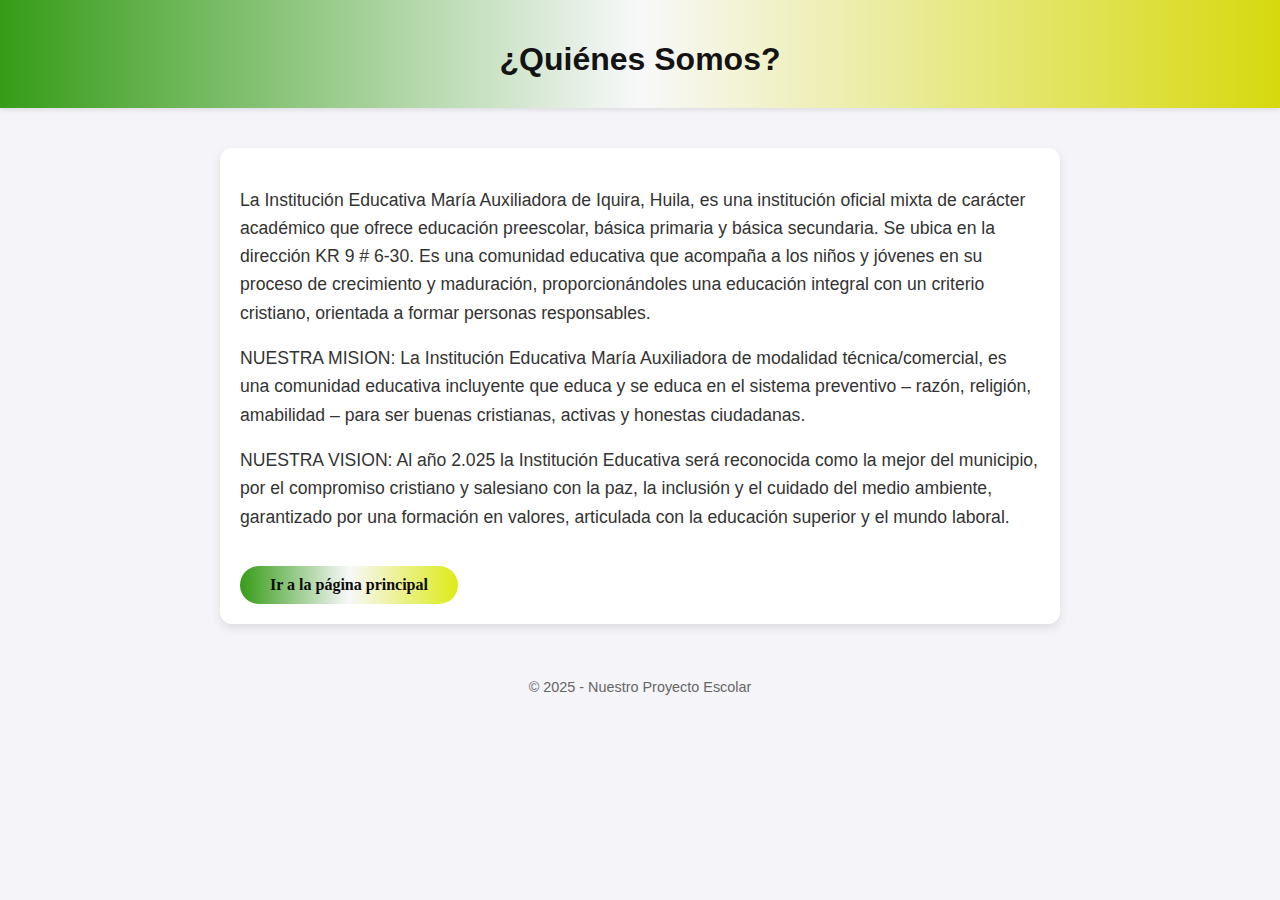
<file: quienes_somos.html>
<!DOCTYPE html>
<html lang="es">
<head>
  <meta charset="UTF-8">
  <meta name="viewport" content="width=device-width, initial-scale=1">
  <title>Quiénes Somos</title>
  <style>
    body {
      margin: 0;
      font-family: 'Segoe UI', Tahoma, Geneva, Verdana, sans-serif;
      background: #f4f4f9;
      color: #333;
    }

    header {
     background: linear-gradient(to right, rgb(54, 156, 23), #f8f8fa, #d6d90d);
     
      color: rgb(20, 19, 19);
      padding: 20px 0;
      text-align: center;
      box-shadow: 0 2px 5px rgba(0,0,0,0.1);
    }

    main {
      max-width: 800px;
      margin: 40px auto;
      padding: 20px;
      background: white;
      border-radius: 12px;
      box-shadow: 0 4px 10px rgba(0, 0, 0, 0.1);
    }

    h1 {
      font-size: 2rem;
      margin-bottom: 10px;
    }

    p {
      font-size: 1.1rem;
      line-height: 1.6;
      font-family: Segoe UI', Tahoma, Geneva, Verdana, sans-serif;

    }

    button {
   
         display: inline-block;
            padding: 10px 30px;
            background: linear-gradient(to right, rgb(54, 156, 23), #f8f8fa, #ddeb17); /* Gradiente */
            color: rgb(12, 12, 12);
            border-radius: 20px; /* Bordes redondeados */

            border: none;
            font-size: 16px;
            cursor: pointer;
            font-family: Comic Sans;
            font-weight: bold;

            
    }
  

    button:hover {
     box-shadow: 4px 4px 20px rgba(0, 0, 0, 0.4);
    }

    footer {
      text-align: center;
      padding: 15px;
      margin-top: 40px;
      font-size: 0.9rem;
      color: #666;
    }
    
 
  </style>
</head>
<body>
  <header>
    <h1>¿Quiénes Somos?</h1>
  </header>

  <main>
    <p id="info">
        La Institución Educativa María Auxiliadora de Iquira, Huila, es una institución oficial mixta de carácter académico que ofrece educación preescolar, 
        básica primaria y básica secundaria. Se ubica en la dirección KR 9 # 6-30. Es una comunidad educativa que acompaña a los niños y jóvenes en su proceso de crecimiento y maduración,
         proporcionándoles una educación integral con un criterio cristiano, orientada a formar personas responsables. 
    </p>
    <p>
     NUESTRA MISION: La Institución Educativa María Auxiliadora de modalidad técnica/comercial, es una comunidad educativa incluyente que educa
     y se educa en el sistema preventivo – razón, religión,
     amabilidad – para ser buenas cristianas, activas y honestas ciudadanas.
    </p>
    <P>
     NUESTRA VISION: Al año 2.025 la Institución Educativa será reconocida como la mejor del municipio, por el compromiso cristiano
     y salesiano con la paz, la inclusión y el cuidado del medio ambiente,
     garantizado por una formación en valores, articulada con la educación superior y el mundo laboral.
    </P>
    
    <br>

    <button onclick="irAPrincipal()">Ir a la página principal</button>
  </main>

  <footer>
    © 2025 - Nuestro Proyecto Escolar
  </footer>

    <script>
    function irAPrincipal() {
      window.location.href = "index.html"; 
    }
  </script>
</body>
</html>
</file>
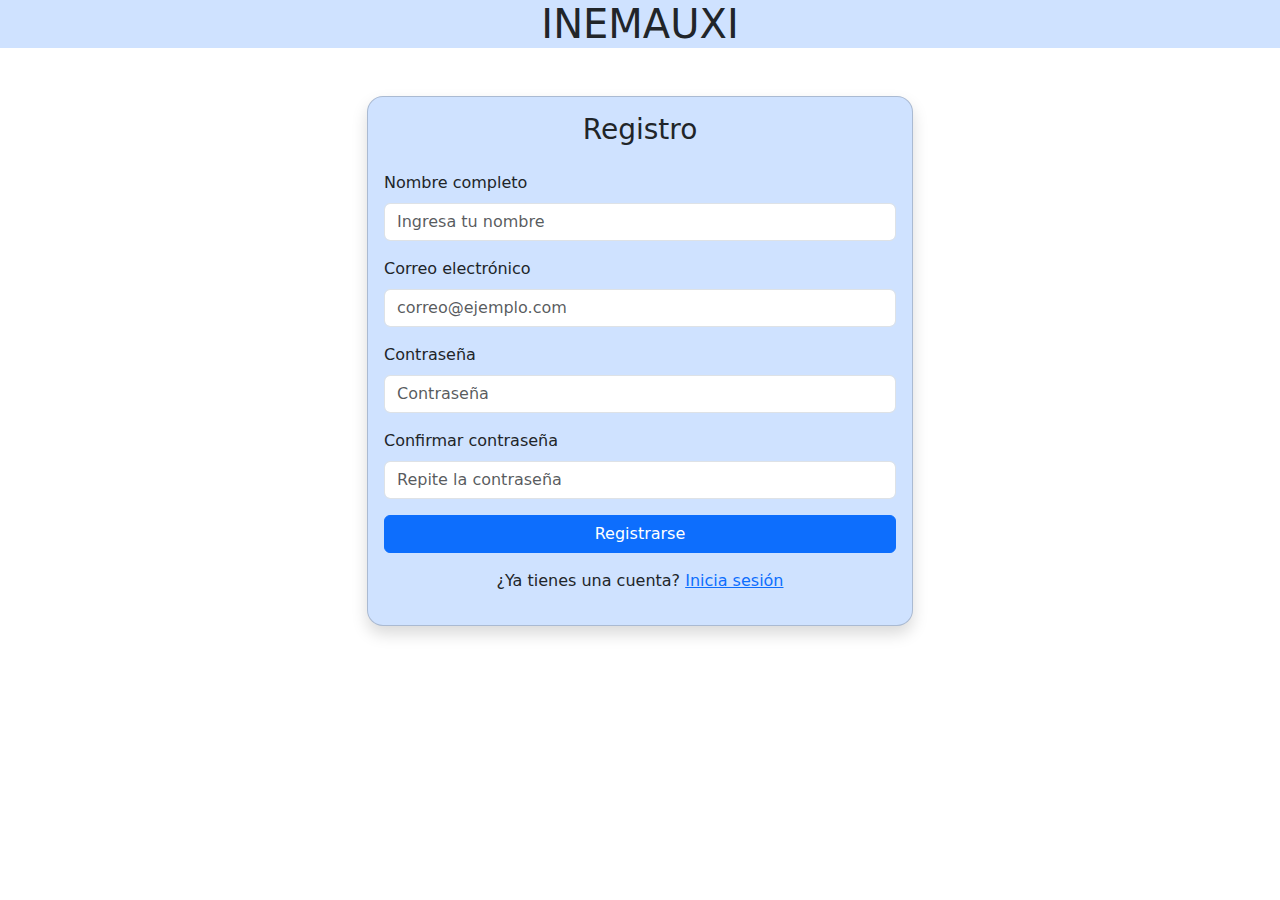
<file: registrar.html>
<!DOCTYPE html>
<html lang="en">
<head>
    <meta charset="UTF-8">
    <meta name="viewport" content="width=device-width, initial-scale=1.0">
    <title>Registro</title>
    <link rel="stylesheet" href="./assets/css/bootstrap.css">
</head>
<body>
<nav class="bg-primary-subtle">
    <center>
    <H1>INEMAUXI</H1>
</center>
</nav>
    
  <div class="container mt-5">
    <div class="row justify-content-center">
      <div class="col-md-6">
        <div class="card shadow rounded-4 bg-primary-subtle">
          <div class="card-body">
            <h3 class="text-center mb-4">Registro</h3>
            <form>
              <div class="mb-3">
                <label for="nombre" class="form-label">Nombre completo</label>
                <input type="text" class="form-control" id="nombre" placeholder="Ingresa tu nombre">
              </div>
              <div class="mb-3">
                <label for="email" class="form-label">Correo electrónico</label>
                <input type="email" class="form-control" id="email" placeholder="correo@ejemplo.com">
              </div>
              <div class="mb-3">
                <label for="password" class="form-label">Contraseña</label>
                <input type="password" class="form-control" id="password" placeholder="Contraseña">
              </div>
              <div class="mb-3">
                <label for="confirm-password" class="form-label">Confirmar contraseña</label>
                <input type="password" class="form-control" id="confirm-password" placeholder="Repite la contraseña">
              </div>
              <div class="d-grid">
                <button type="submit" class="btn btn-primary">Registrarse</button>
              </div>
            </form>
            <p class="text-center mt-3">¿Ya tienes una cuenta? <a href="Login.html">Inicia sesión</a></p>
          </div>
        </div>
      </div>
    </div>
  </div>
    


    <link rel="stylesheet" href="./assets/js/bootstrap.js">
</body>
</html>
</file>
<file: assets/css/index.css>
.contenedorsito {
  width: 900px;
  height: 900px;
}
</file>
